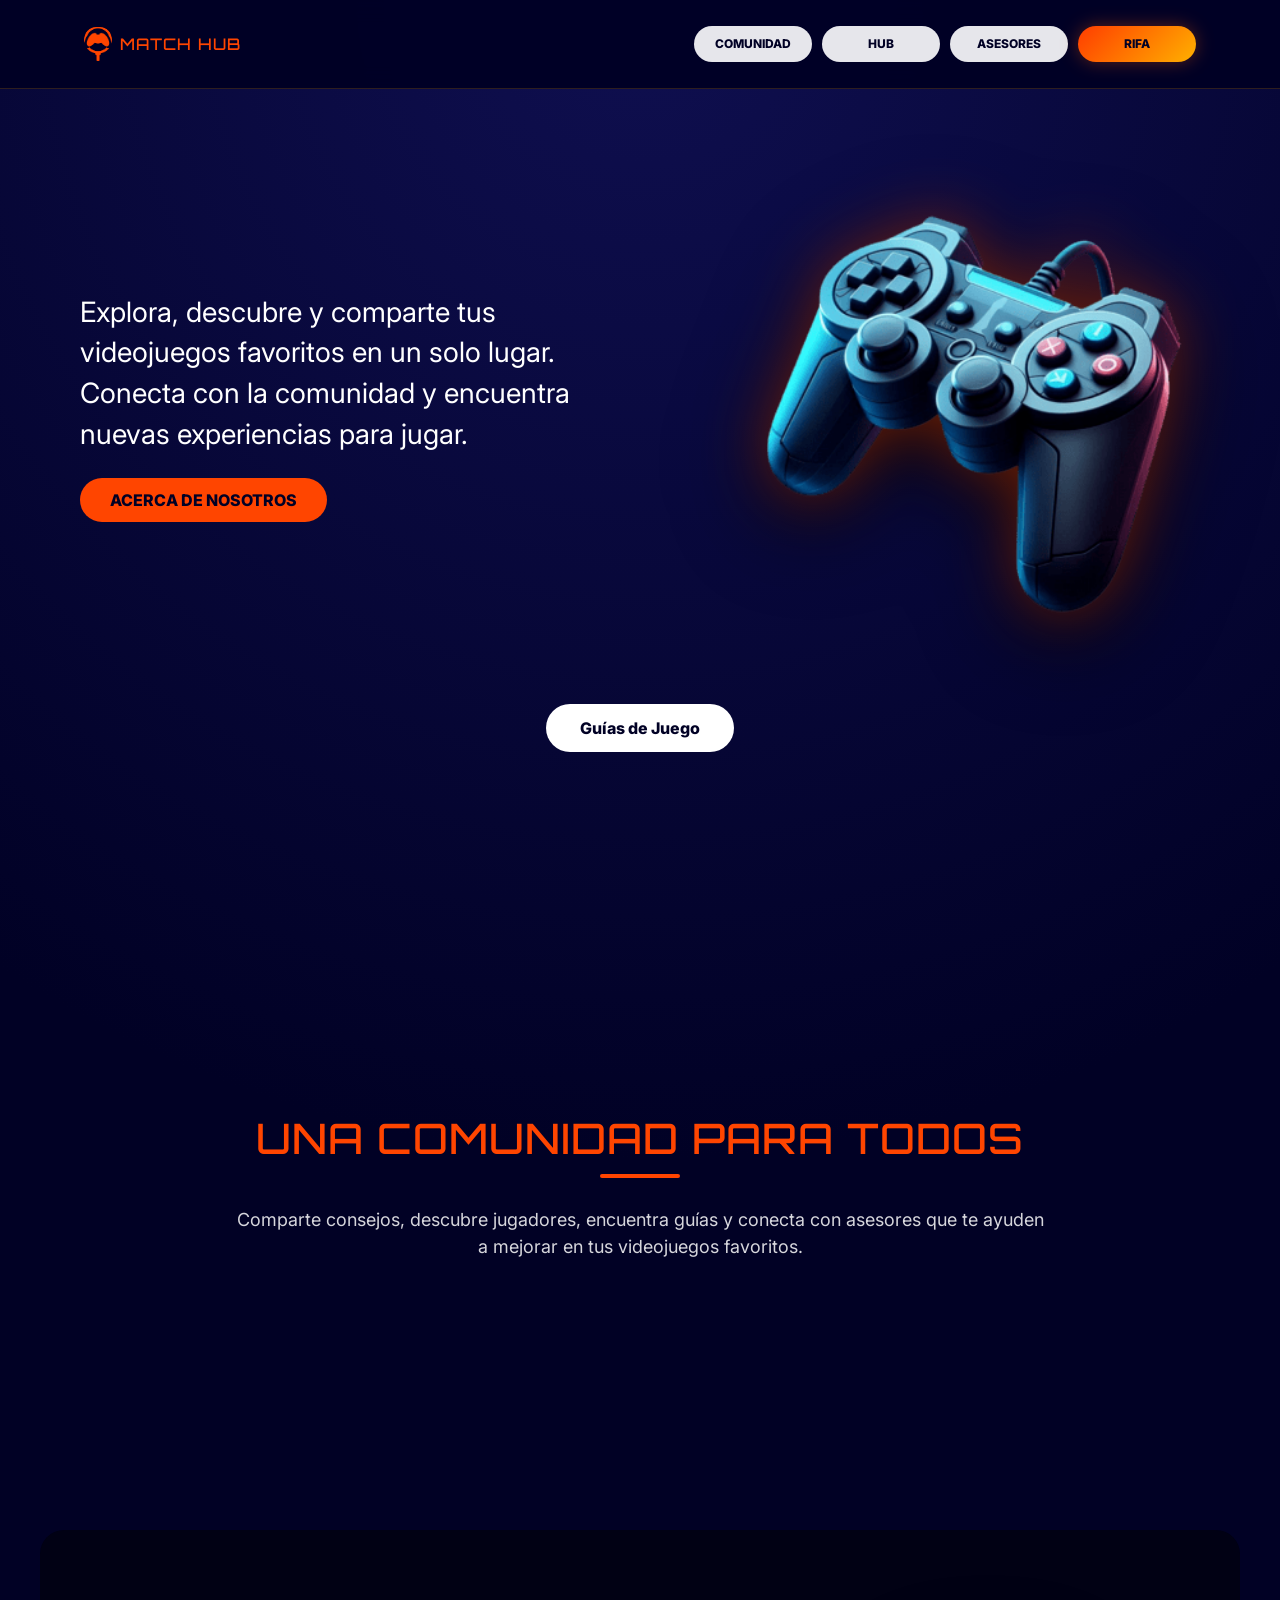
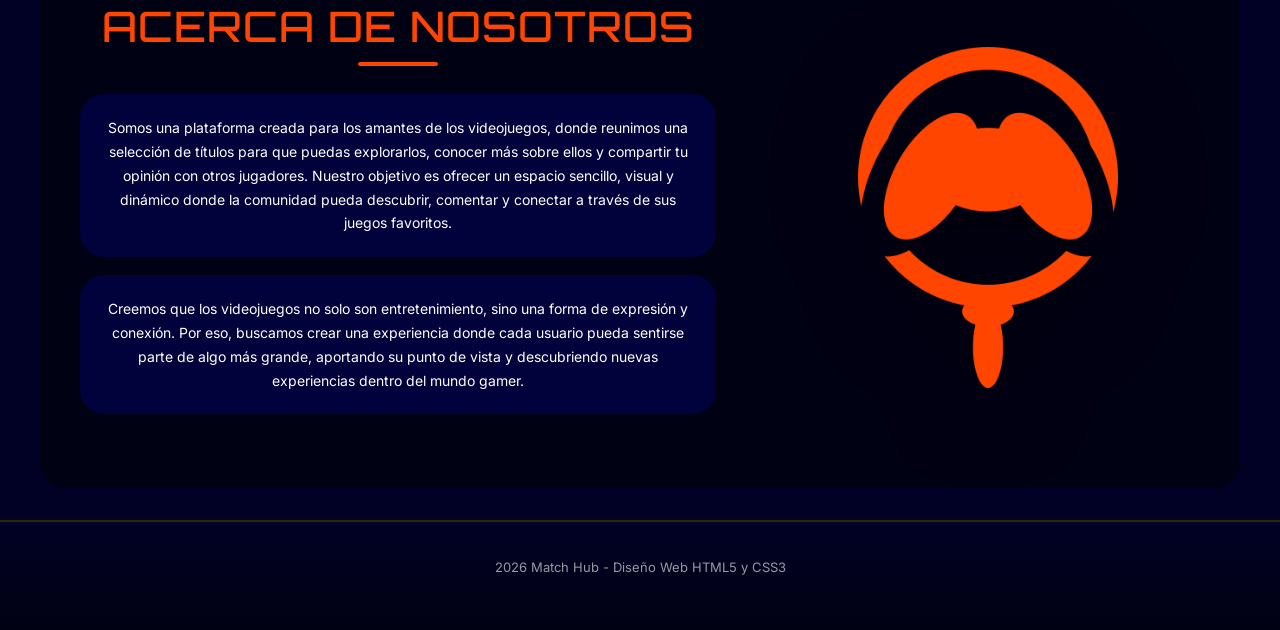
<file: index.html>
<!DOCTYPE html>
<html lang="es">

<head>
    <meta charset="UTF-8">
    <meta name="viewport" content="width=device-width, initial-scale=1.0">
    <title>Match Hub | Comunidad Gamer</title>
    <link href="https://cdn.jsdelivr.net/npm/bootstrap@5.3.8/dist/css/bootstrap.min.css" rel="stylesheet"
        integrity="sha384-sRIl4kxILFvY47J16cr9ZwB07vP4J8+LH7qKQnuqkuIAvNWLzeN8tE5YBujZqJLB" crossorigin="anonymous">
    <link
        href="https://fonts.googleapis.com/css2?family=Inter:wght@400;500;700;800&family=Orbitron:wght@500;700&display=swap"
        rel="stylesheet">
    <link rel="stylesheet" href="style.css">
    <link href="imagenes/favicon.png" rel="icon">
</head>

<body>

    <nav class="navbar navbar-expand-lg navbar-dark match-navbar fixed-top">
        <div class="container">
            <a class="navbar-brand logo" href="index.html">
                <img src="imagenes/matchhub.png" alt="Match Hub" class="logo-icon">
                MATCH HUB
            </a>
            <button class="navbar-toggler shadow-none" type="button" data-bs-toggle="collapse"
                data-bs-target="#menuPrincipal" aria-controls="menuPrincipal" aria-expanded="false"
                aria-label="Abrir menú">
                <span class="navbar-toggler-icon"></span>
            </button>
            <div class="collapse navbar-collapse" id="menuPrincipal">
                <div class="navbar-nav ms-auto nav-links">
                    <a class="nav-link" href="comunidad.html">COMUNIDAD</a>
                    <a class="nav-link" href="hub.html">HUB</a>
                    <a class="nav-link" href="asesores.html">ASESORES</a>
                    <a class="nav-link" href="rifa.html">RIFA</a>
                </div>
            </div>
        </div>
    </nav>

    <section id="inicio" class="inicio">
        <div class="hero">
            <div class="hero-content">
                <p class="hero-text">Explora, descubre y comparte tus videojuegos favoritos en un solo lugar. Conecta
                    con la comunidad y encuentra nuevas experiencias para jugar.</p>
                <a href="#acerca" class="btn-acerca">ACERCA DE NOSOTROS</a>
            </div>
            <div class="hero-image">
                <img src="imagenes/home.png" alt="control">
            </div>
        </div>
        <div class="guias-btn-wrapper">
            <a href="guias.html" class="btn-guias">Guías de Juego</a>
        </div>
    </section>

    <section class="parallax-gamer" id="experiencia">
        <div class="parallax-content">
            <h2>UNA COMUNIDAD PARA TODOS</h2>
            <p>Comparte consejos, descubre jugadores, encuentra guías y conecta con asesores que te ayuden a mejorar en
                tus videojuegos favoritos.</p>
        </div>
    </section>

    <section id="acerca" class="acerca">
        <div class="acerca-container">
            <div class="acerca-texto">
                <h2>ACERCA DE NOSOTROS</h2>
                <p class="acerca-box">
                    Somos una plataforma creada para los amantes de los videojuegos, donde reunimos una selección de
                    títulos para que puedas explorarlos, conocer más sobre ellos y compartir tu opinión con otros
                    jugadores. Nuestro objetivo es ofrecer un espacio sencillo, visual y dinámico donde la comunidad
                    pueda descubrir, comentar y conectar a través de sus juegos favoritos.
                </p>
                <p class="acerca-box">
                    Creemos que los videojuegos no solo son entretenimiento, sino una forma de expresión y conexión. Por
                    eso, buscamos crear una experiencia donde cada usuario pueda sentirse parte de algo más grande,
                    aportando su punto de vista y descubriendo nuevas experiencias dentro del mundo gamer.
                </p>
            </div>
            <div class="acerca-imagen">
                <img src="imagenes/matchhub.png" alt="Match Hub Logo">
            </div>
        </div>
    </section>

    <footer>
        <p>2026 Match Hub - Diseño Web HTML5 y CSS3</p>
    </footer>

    <script src="https://cdn.jsdelivr.net/npm/bootstrap@5.3.8/dist/js/bootstrap.bundle.min.js"
        integrity="sha384-FKyoEForCGlyvwx9Hj09JcYn3nv7wiPVlz7YYwJrWVcXK/BmnVDxM+D2scQbITxI"
        crossorigin="anonymous"></script>
</body>

</html>
</file>
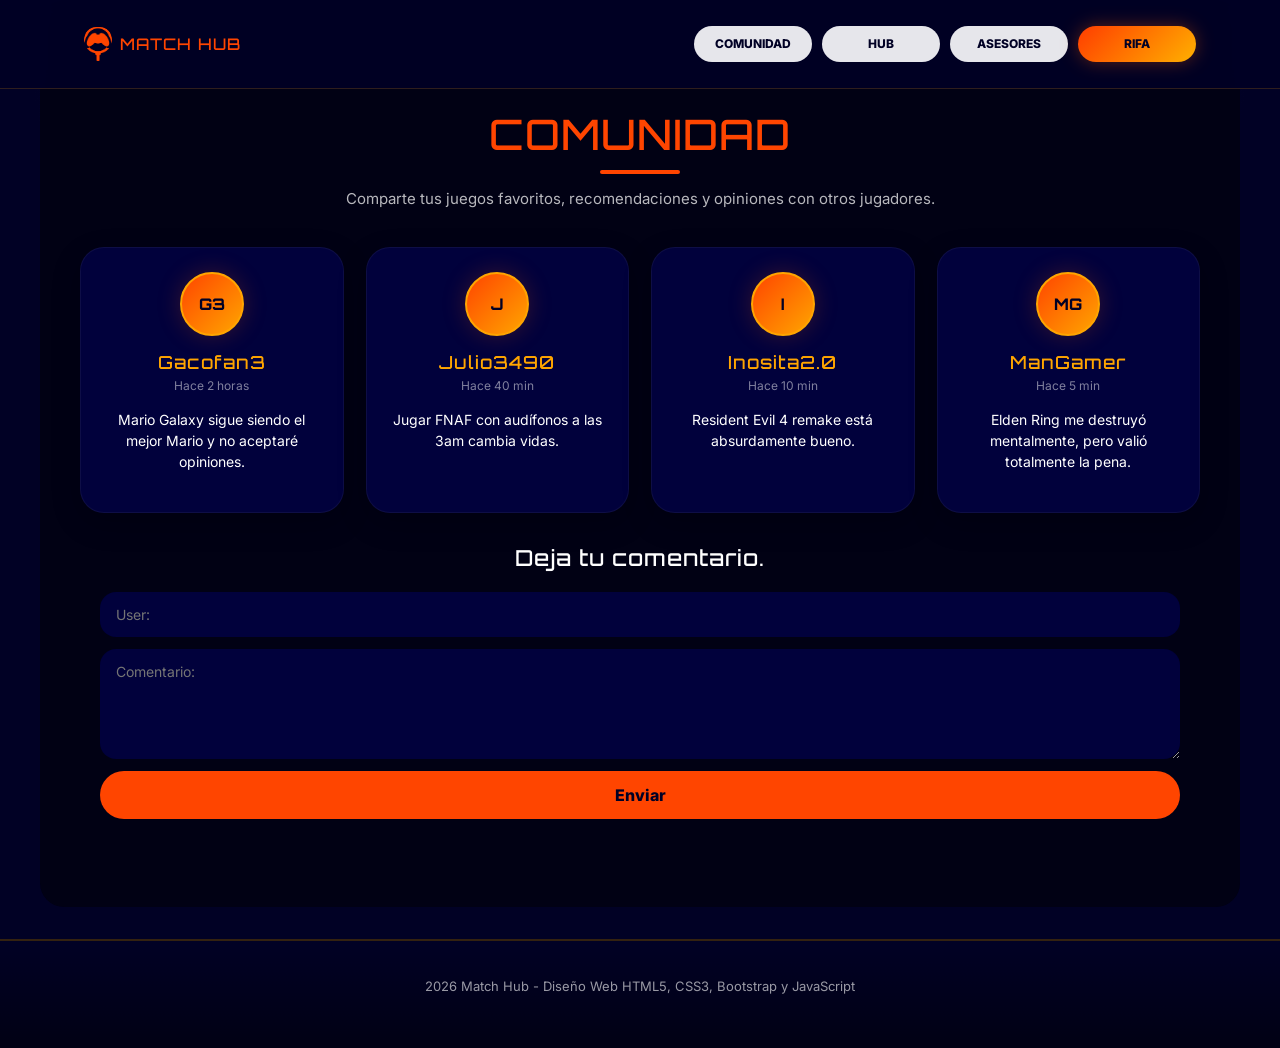
<file: comunidad.html>
<!DOCTYPE html>
<html lang="es">

<head>
    <meta charset="UTF-8">
    <meta name="viewport" content="width=device-width, initial-scale=1.0">
    <title>Match Hub | Comunidad Gamer</title>
    <link href="https://cdn.jsdelivr.net/npm/bootstrap@5.3.8/dist/css/bootstrap.min.css" rel="stylesheet"
        integrity="sha384-sRIl4kxILFvY47J16cr9ZwB07vP4J8+LH7qKQnuqkuIAvNWLzeN8tE5YBujZqJLB" crossorigin="anonymous">
    <link
        href="https://fonts.googleapis.com/css2?family=Inter:wght@400;500;700;800&family=Orbitron:wght@500;700&display=swap"
        rel="stylesheet">
    <link rel="stylesheet" href="style.css">
    <link href="imagenes/favicon.png" rel="icon">
</head>

<body>

    <nav class="navbar navbar-expand-lg navbar-dark match-navbar fixed-top">
        <div class="container">
            <a class="navbar-brand logo" href="index.html">
                <img src="imagenes/matchhub.png" alt="Match Hub" class="logo-icon">
                MATCH HUB
            </a>
            <button class="navbar-toggler shadow-none" type="button" data-bs-toggle="collapse"
                data-bs-target="#menuPrincipal" aria-controls="menuPrincipal" aria-expanded="false"
                aria-label="Abrir menú">
                <span class="navbar-toggler-icon"></span>
            </button>
            <div class="collapse navbar-collapse" id="menuPrincipal">
                <div class="navbar-nav ms-auto nav-links">
                    <a class="nav-link" href="comunidad.html">COMUNIDAD</a>
                    <a class="nav-link" href="hub.html">HUB</a>
                    <a class="nav-link" href="asesores.html">ASESORES</a>
                    <a class="nav-link" href="rifa.html">RIFA</a>
                </div>
            </div>
        </div>
    </nav>

    <section id="comunidad" class="comunidad pagina-seccion">
        <div class="section-heading">
            <h2>COMUNIDAD</h2>
            <p class="comunidad-desc">Comparte tus juegos favoritos, recomendaciones y opiniones con otros jugadores.
            </p>
        </div>

        <div class="cards-comunidad" id="cardsComunidad">
            <div class="card comunidad-card">
                <div class="avatar avatar-iniciales">G3</div>
                <h3><a href="hub.html">Gacofan3</a></h3>
                <span class="post-time">Hace 2 horas</span>
                <p>Mario Galaxy sigue siendo el mejor Mario y no aceptaré opiniones.</p>
            </div>
            <div class="card comunidad-card">
                <div class="avatar avatar-iniciales">J</div>
                <h3><a href="hub.html">Julio3490</a></h3>
                <span class="post-time">Hace 40 min</span>
                <p>Jugar FNAF con audífonos a las 3am cambia vidas.</p>
            </div>
            <div class="card comunidad-card">
                <div class="avatar avatar-iniciales">I</div>
                <h3><a href="hub.html">Inosita2.0</a></h3>
                <span class="post-time">Hace 10 min</span>
                <p>Resident Evil 4 remake está absurdamente bueno.</p>
            </div>
            <div class="card comunidad-card">
                <div class="avatar avatar-iniciales">MG</div>
                <h3><a href="hub.html">ManGamer</a></h3>
                <span class="post-time">Hace 5 min</span>
                <p>Elden Ring me destruyó mentalmente, pero valió totalmente la pena.</p>
            </div>
        </div>

        <div class="form-comentario">
            <h3>Deja tu comentario.</h3>
            <form id="comentarioForm">
                <input type="text" id="usuarioComentario" placeholder="User:">
                <textarea id="textoComentario" placeholder="Comentario:"></textarea>
                <button type="submit">Enviar</button>
            </form>
        </div>
    </section>

    <footer>
        <p>2026 Match Hub - Diseño Web HTML5, CSS3, Bootstrap y JavaScript</p>
    </footer>

    <script src="https://cdn.jsdelivr.net/npm/bootstrap@5.3.8/dist/js/bootstrap.bundle.min.js"
        integrity="sha384-FKyoEForCGlyvwx9Hj09JcYn3nv7wiPVlz7YYwJrWVcXK/BmnVDxM+D2scQbITxI"
        crossorigin="anonymous"></script>
    <script src="script.js"></script>
</body>

</html>
</file>
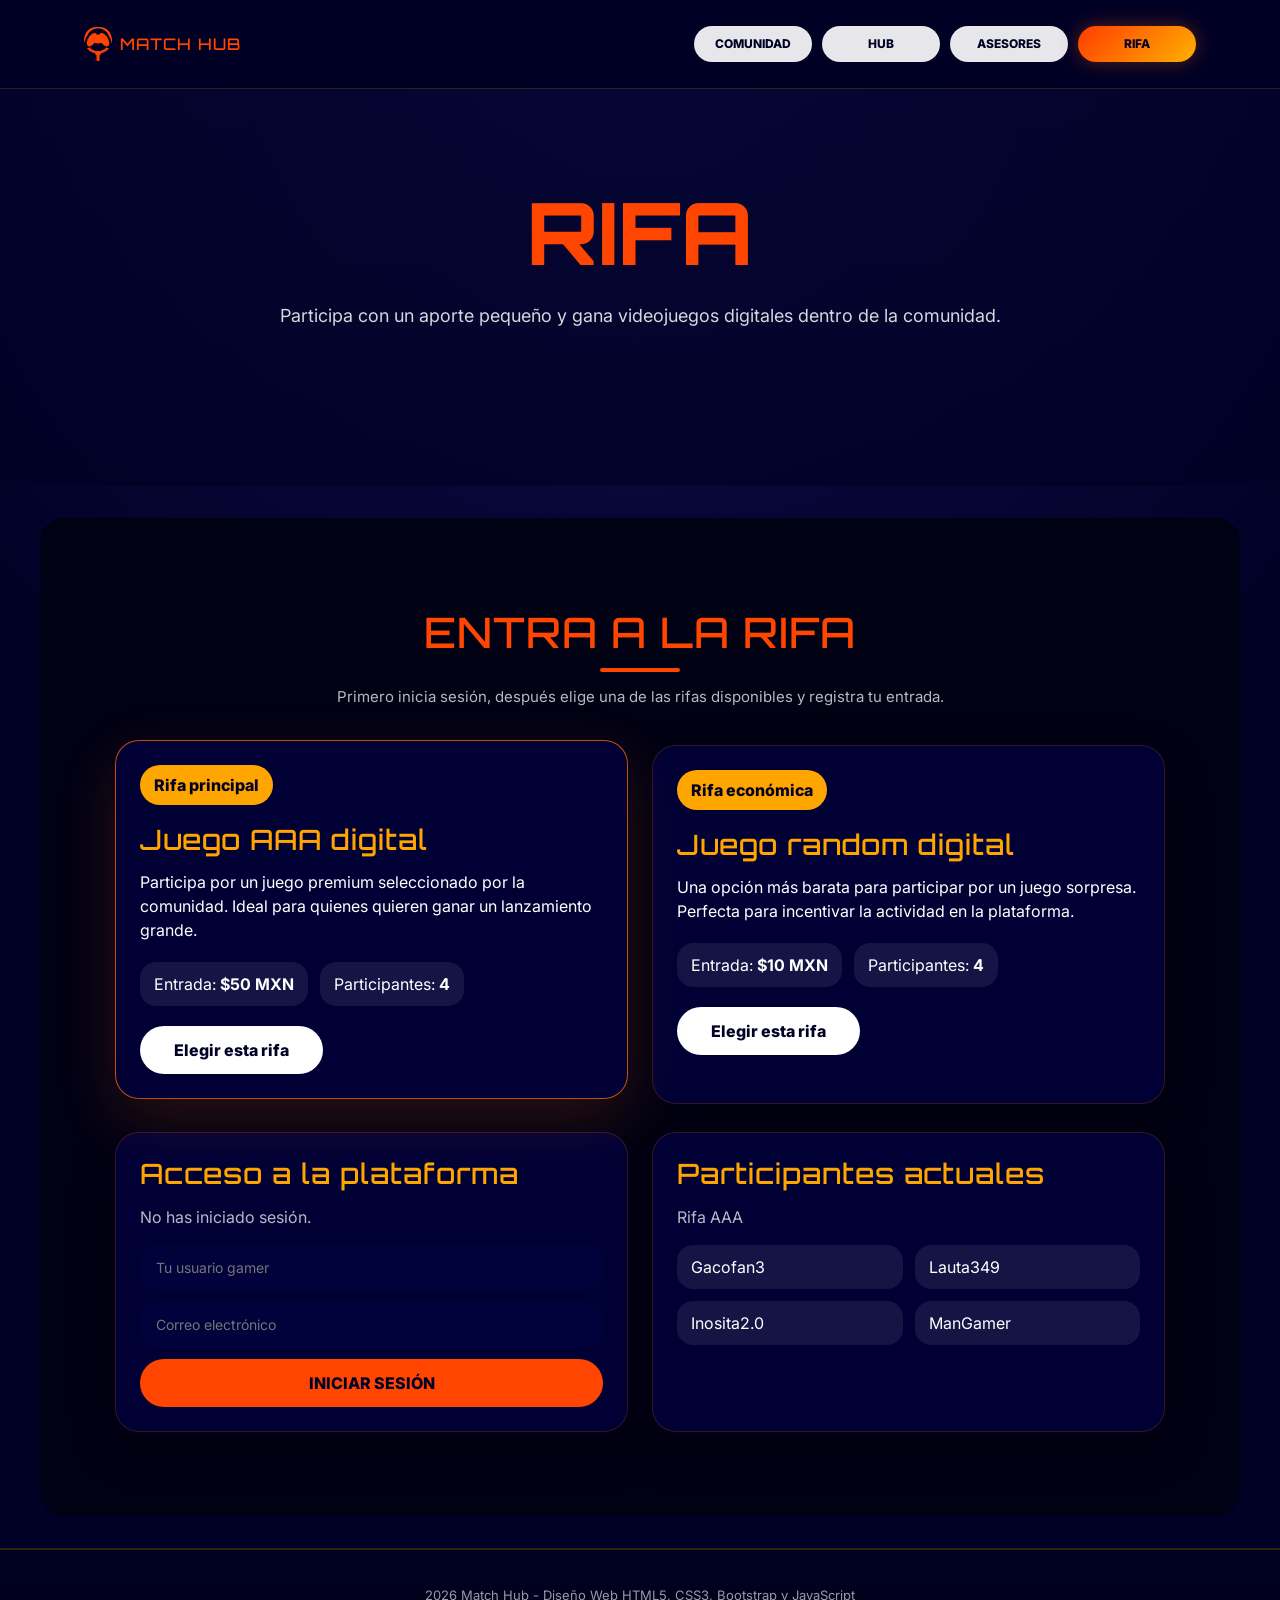
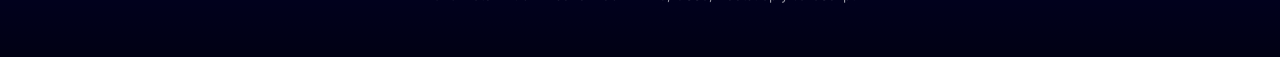
<file: rifa.html>
<!DOCTYPE html>
<html lang="es">

<head>
    <meta charset="UTF-8">
    <meta name="viewport" content="width=device-width, initial-scale=1.0">
    <title>Match Hub | Rifa</title>
    <link href="https://cdn.jsdelivr.net/npm/bootstrap@5.3.8/dist/css/bootstrap.min.css" rel="stylesheet"
        integrity="sha384-sRIl4kxILFvY47J16cr9ZwB07vP4J8+LH7qKQnuqkuIAvNWLzeN8tE5YBujZqJLB" crossorigin="anonymous">
    <link
        href="https://fonts.googleapis.com/css2?family=Inter:wght@400;500;700;800&family=Orbitron:wght@500;700&display=swap"
        rel="stylesheet">
    <link rel="stylesheet" href="style.css">
    <link href="imagenes/favicon.png" rel="icon">

</head>

<body>

    <nav class="navbar navbar-expand-lg navbar-dark match-navbar fixed-top">
        <div class="container">
            <a class="navbar-brand logo" href="index.html">
                <img src="imagenes/matchhub.png" alt="Match Hub" class="logo-icon">
                MATCH HUB
            </a>
            <button class="navbar-toggler shadow-none" type="button" data-bs-toggle="collapse"
                data-bs-target="#menuPrincipal" aria-controls="menuPrincipal" aria-expanded="false"
                aria-label="Abrir menú">
                <span class="navbar-toggler-icon"></span>
            </button>
            <div class="collapse navbar-collapse" id="menuPrincipal">
                <div class="navbar-nav ms-auto nav-links">
                    <a class="nav-link" href="comunidad.html">COMUNIDAD</a>
                    <a class="nav-link" href="hub.html">HUB</a>
                    <a class="nav-link" href="asesores.html">ASESORES</a>
                    <a class="nav-link" href="rifa.html">RIFA</a>
                </div>
            </div>
        </div>
    </nav>

    <section class="rifa-hero-parallax">
        <div class="rifa-hero-content">
            <h1>RIFA</h1>
            <p>Participa con un aporte pequeño y gana videojuegos digitales dentro de la comunidad.</p>
        </div>
    </section>

    <section class="rifa pagina-seccion" id="rifa">
        <div class="section-heading">
            <h2>ENTRA A LA RIFA</h2>
            <p>Primero inicia sesión, después elige una de las rifas disponibles y registra tu entrada.</p>
        </div>

        <div class="rifa-opciones" id="rifaOpciones">
            <article class="rifa-premio rifa-opcion is-selected" data-rifa="aaa" data-precio="50"
                data-premio="Juego AAA digital">
                <span class="rifa-tag">Rifa principal</span>
                <h3>Juego AAA digital</h3>
                <p>Participa por un juego premium seleccionado por la comunidad. Ideal para quienes quieren ganar un
                    lanzamiento grande.</p>
                <div class="rifa-meta">
                    <span>Entrada: <strong>$50 MXN</strong></span>
                    <span>Participantes: <strong id="participantesCountAaa">4</strong></span>
                </div>
                <button type="button" class="btn-match-light seleccionar-rifa" data-rifa="aaa">Elegir esta rifa</button>
            </article>

            <article class="rifa-premio rifa-opcion" data-rifa="random" data-precio="10"
                data-premio="Juego random digital">
                <span class="rifa-tag">Rifa económica</span>
                <h3>Juego random digital</h3>
                <p>Una opción más barata para participar por un juego sorpresa. Perfecta para incentivar la actividad en
                    la plataforma.</p>
                <div class="rifa-meta">
                    <span>Entrada: <strong>$10 MXN</strong></span>
                    <span>Participantes: <strong id="participantesCountRandom">4</strong></span>
                </div>
                <button type="button" class="btn-match-light seleccionar-rifa" data-rifa="random">Elegir esta
                    rifa</button>
            </article>
        </div>

        <div class="rifa-layout">
            <article class="rifa-panel">
                <h3>Acceso a la plataforma</h3>
                <p id="estadoSesion" class="estado-sesion">No has iniciado sesión.</p>

                <form id="loginForm" class="login-form-rifa">
                    <input type="text" id="loginUsuario" placeholder="Tu usuario gamer">
                    <input type="email" id="loginCorreo" placeholder="Correo electrónico">
                    <button type="submit">INICIAR SESIÓN</button>
                </form>

                <form id="pagoForm" class="pago-form-rifa oculto">
                    <p class="rifa-seleccion-texto" id="rifaSeleccionTexto">Rifa seleccionada: Juego AAA digital — $50
                        MXN</p>
                    <input type="text" id="nombreTarjeta" placeholder="Nombre en la tarjeta">
                    <input type="text" id="numeroTarjeta" maxlength="19" placeholder="0000 0000 0000 0000">
                    <div class="pago-grid">
                        <input type="text" id="fechaTarjeta" maxlength="5" placeholder="MM/AA">
                        <input type="password" id="cvvTarjeta" maxlength="3" placeholder="CVV">
                    </div>
                    <button type="submit" id="pagarRifaBtn">PAGAR $50 Y PARTICIPAR</button>
                </form>

                <div class="rifa-resultado oculto" id="rifaResultado">
                    <h3>Ya estás participando</h3>
                    <p id="rifaResultadoTexto">Tu entrada fue registrada correctamente.</p>
                </div>
            </article>

            <article class="participantes-box">
                <h3>Participantes actuales</h3>
                <p id="participantesTitulo">Rifa AAA</p>
                <ul id="listaParticipantes">
                    <li>Gacofan3</li>
                    <li>Lauta349</lsi>
                    <li>Inosita2.0</li>
                    <li>ManGamer</li>
                </ul>
            </article>
        </div>
    </section>

    <div class="modal fade" id="rifaModal" tabindex="-1" aria-hidden="true">
        <div class="modal-dialog modal-dialog-centered">
            <div class="modal-content match-modal">
                <div class="modal-header">
                    <h3 class="modal-title" id="rifaModalTitulo">Rifa</h3>
                    <button type="button" class="btn-close btn-close-white" data-bs-dismiss="modal"
                        aria-label="Cerrar"></button>
                </div>
                <div class="modal-body">
                    <p id="rifaModalTexto">Estado de la rifa.</p>
                </div>
            </div>
        </div>
    </div>

    <footer>
        <p>2026 Match Hub - Diseño Web HTML5, CSS3, Bootstrap y JavaScript</p>
    </footer>

    <script src="https://cdn.jsdelivr.net/npm/bootstrap@5.3.8/dist/js/bootstrap.bundle.min.js"
        integrity="sha384-FKyoEForCGlyvwx9Hj09JcYn3nv7wiPVlz7YYwJrWVcXK/BmnVDxM+D2scQbITxI"
        crossorigin="anonymous"></script>
    <script src="script.js"></script>
</body>

</html>
</file>
<file: style.css>
* {
    margin: 0;
    padding: 0;
    box-sizing: border-box;
}

html {
    scroll-behavior: smooth;
    min-height: 100%;
}

body {
    min-height: 100vh;
    background: radial-gradient(circle at top, rgb(15, 15, 80), rgb(1, 1, 37) 50%);
    font-family: 'Inter', Arial, sans-serif;
    color: white;
    line-height: 1.5;
    overflow-x: hidden;
    display: flex;
    flex-direction: column;
}

::selection {
    background: orangered;
    color: white;
}

.logo,
h1,
h2,
h3 {
    font-family: 'Orbitron', sans-serif;
    letter-spacing: 1px;
}

img {
    max-width: 100%;
    display: block;
}

a {
    text-decoration: none;
}

section {
    width: min(100% - 32px, 1200px);
    margin: 0 auto 32px;
    padding: 96px 16px 40px;
    scroll-margin-top: 100px;
}

.match-navbar {
    background: rgba(1, 1, 37, 0.96);
    backdrop-filter: blur(10px);
    border-bottom: 1px solid rgba(255, 165, 0, 0.18);
    padding: 12px 16px;
    z-index: 1000;
}

.match-navbar .container {
    width: 100%;
    max-width: 1200px;
}

.logo {
    display: flex;
    align-items: center;
    color: orangered;
    font-size: 16px;
    font-weight: 500;
}

.logo:hover {
    color: orange;
}

.logo-icon {
    width: 28px;
    height: 34px;
    margin-right: 8px;
    border-radius: 12px;
    object-fit: cover;
}

.navbar-toggler {
    border: 1px solid rgba(255, 165, 0, 0.35);
}

.navbar-toggler:focus {
    box-shadow: 0 0 0 3px rgba(255, 165, 0, 0.22);
}

.nav-links {
    gap: 10px;
    padding-top: 16px;
}

.nav-links .nav-link {
    min-width: 118px;
    height: 36px;
    padding: 8px 14px;
    border-radius: 999px;
    background: rgb(230, 230, 235);
    color: rgb(1, 1, 37);
    font-size: 12px;
    font-weight: 800;
    text-align: center;
    display: inline-flex;
    align-items: center;
    justify-content: center;
    transition: background 0.2s, transform 0.2s, box-shadow 0.2s;
}

.nav-links .nav-link:hover,
.nav-links .nav-link:focus {
    background: orange;
    color: black;
    transform: translateY(-2px);
    box-shadow: 0 8px 20px rgba(255, 140, 0, 0.3);
}

.nav-links .nav-link[href="rifa.html"] {
    background: linear-gradient(135deg, #ff3d00, #ffb000);
    color: rgb(1, 1, 37);
    box-shadow: 0 0 18px rgba(255, 94, 0, 0.35);
}

.nav-links .nav-link[href="rifa.html"]:hover,
.nav-links .nav-link[href="rifa.html"]:focus {
    background: linear-gradient(135deg, #ffb000, #ff3d00);
    color: black;
}

h2 {
    color: orangered;
    text-align: center;
    font-size: clamp(26px, 7vw, 42px);
    line-height: 1.15;
    margin-bottom: 28px;
    position: relative;
}

h2::after {
    content: "";
    width: 80px;
    height: 4px;
    background: orangered;
    display: block;
    margin: 12px auto 0;
    border-radius: 999px;
}

.section-heading {
    text-align: center;
    max-width: 780px;
    margin: 0 auto 36px;
}

.section-heading h2 {
    margin-bottom: 14px;
}

.section-heading p,
.comunidad-desc {
    color: rgba(255, 255, 255, 0.72);
    font-size: 15px;
    margin: 0 auto;
    max-width: 720px;
}

.juego-seccion,
.acerca,
.comunidad,
.hub,
.asesores,
.rifa {
    background: rgb(1, 1, 20);
    border-radius: 24px;
}

.btn-acerca,
.btn-guias,
.btn-match-primary,
.btn-match-light,
button {
    border: none;
    border-radius: 999px;
    font-weight: 800;
    cursor: pointer;
    transition: background 0.2s, color 0.2s, transform 0.2s, box-shadow 0.2s;
}

.btn-acerca,
.btn-match-primary,
button {
    background: orangered;
    color: rgb(1, 1, 37);
    padding: 12px 30px;
}

.btn-guias,
.btn-match-light {
    background: white;
    color: rgb(1, 1, 37);
    padding: 12px 34px;
    display: inline-block;
}

.btn-acerca:hover,
.btn-guias:hover,
.btn-match-primary:hover,
.btn-match-light:hover,
button:hover {
    background: orange;
    color: black;
    transform: translateY(-2px);
    box-shadow: 0 8px 20px rgba(255, 140, 0, 0.3);
}

.inicio {
    padding-top: 130px;
    padding-bottom: 48px;
    min-height: 100vh;
}

.hero {
    display: flex;
    flex-direction: column;
    align-items: center;
    gap: 42px;
    text-align: center;
}

.hero-content {
    max-width: 560px;
}

.hero-text {
    font-size: clamp(18px, 5vw, 24px);
    line-height: 1.45;
    margin-bottom: 34px;
}

.hero-image img {
    width: min(260px, 76vw);
    filter: drop-shadow(0 0 30px rgba(255, 69, 0, 0.4)) drop-shadow(0 20px 40px rgba(0, 0, 0, 0.9));
    animation: balanceo 3s ease-in-out infinite;
}

.guias-btn-wrapper {
    text-align: center;
    margin-top: 42px;
}

@keyframes balanceo {
    0% { transform: rotate(-6deg); }
    50% { transform: rotate(6deg); }
    100% { transform: rotate(-6deg); }
}

.parallax-gamer,
.rifa-hero-parallax {
    width: 100%;
    max-width: none;
    min-height: 54vh;
    margin: 0 0 32px;
    padding: 110px 24px 70px;
    display: flex;
    align-items: center;
    justify-content: center;
    text-align: center;
    background-size: cover;
    background-position: center;
    background-attachment: scroll;
}

.parallax-gamer {
    background-image: linear-gradient(rgba(1, 1, 37, 0.52), rgba(1, 1, 20, 0.82)), url("https://images.unsplash.com/photo-1542751371-adc38448a05e?auto=format&fit=crop&w=1800&q=80");
}

.rifa-hero-parallax {
    background-image: linear-gradient(rgba(1, 1, 37, 0.58), rgba(1, 1, 37, 0.88)), url("https://images.unsplash.com/photo-1542751371-adc38448a05e?auto=format&fit=crop&w=1800&q=80");
}

.parallax-content,
.rifa-hero-content {
    max-width: 820px;
}

.parallax-content p,
.rifa-hero-content p {
    color: rgba(255, 255, 255, 0.84);
    font-size: clamp(16px, 4vw, 18px);
}

.rifa-hero-content h1 {
    font-size: clamp(42px, 12vw, 86px);
    color: orangered;
    font-weight: 800;
    margin-bottom: 18px;
}

.acerca {
    padding-top: 72px;
}

.acerca-container {
    display: flex;
    flex-direction: column;
    gap: 28px;
}

.acerca-box {
    background: rgb(1, 1, 60);
    padding: 22px;
    border-radius: 24px;
    margin-bottom: 18px;
    font-size: 14px;
    line-height: 1.7;
    text-align: center;
}

.acerca-imagen img {
    width: min(260px, 70vw);
    margin: 0 auto;
    border-radius: 16px;
    filter: drop-shadow(0 20px 40px rgba(0, 0, 0, 0.5));
}

#fortnite {
    margin-top: 96px;
}

.guias-heading-interno {
    margin-bottom: 36px;
}

.juego-seccion h2 {
    margin-bottom: 22px;
}

.section-content {
    display: flex;
    flex-direction: column;
    width: 100%;
}

.juego-header-img {
    padding: 0 8px;
    margin-bottom: 24px;
}

.juego-header-img img {
    width: 100%;
    border-radius: 16px;
    object-fit: cover;
    max-height: 220px;
}

.consejos-container {
    display: flex;
    flex-direction: column;
    gap: 18px;
    padding: 0 8px 24px;
}

.consejos-col {
    background: rgb(1, 1, 60);
    padding: 22px;
    border-radius: 24px;
    text-align: center;
    transition: transform 0.3s ease, background 0.3s ease, box-shadow 0.3s ease;
}

.consejos-col:hover {
    transform: translateY(-6px);
    background: rgb(10, 10, 90);
    box-shadow: 0 12px 30px rgba(0, 0, 0, 0.32);
}

.consejos-col h3 {
    color: orange;
    font-size: clamp(18px, 5vw, 22px);
    margin-bottom: 16px;
}

.consejos-col ul {
    list-style: none;
    display: inline-block;
    text-align: left;
    margin: 0;
    padding: 0;
}

.consejos-col li {
    margin-bottom: 12px;
    font-size: 14px;
    line-height: 1.45;
    padding-left: 20px;
    position: relative;
}

.consejos-col li::before {
    content: "•";
    color: orange;
    position: absolute;
    left: 0;
}

.tips-comunidad li {
    font-style: italic;
}

.form-section {
    display: flex;
    flex-direction: column;
    gap: 24px;
    padding: 24px 8px 32px;
    border-top: 1px solid orange;
}

.form-consejo {
    width: 100%;
    text-align: center;
}

.form-consejo h3,
.form-comentario h3 {
    font-size: clamp(18px, 5vw, 22px);
    margin-bottom: 20px;
}

.form-image {
    text-align: center;
}

.form-image img {
    width: min(180px, 70vw);
    margin: 0 auto;
    border-radius: 16px;
    object-fit: cover;
}

.form-image-desktop {
    display: none;
}

form {
    display: flex;
    flex-direction: column;
    width: 100%;
    max-width: 500px;
    margin: 0 auto;
}

input,
textarea {
    width: 100%;
    padding: 12px 16px;
    border-radius: 16px;
    border: none;
    background: rgb(1, 1, 60);
    color: white;
    font-size: 14px;
    font-family: inherit;
    outline: none;
    margin-bottom: 12px;
}

textarea {
    min-height: 110px;
    resize: vertical;
}

input:focus,
textarea:focus {
    outline: 2px solid orange;
    background: rgb(10, 10, 90);
}

.cards-comunidad {
    display: flex;
    flex-direction: column;
    gap: 18px;
    margin-bottom: 32px;
}

.card,
.community-card,
.comunidad-card {
    background: rgb(1, 1, 60);
    padding: 24px;
    border-radius: 24px;
    width: 100%;
    min-height: 180px;
    text-align: center;
    border: 1px solid rgba(255,255,255,0.05);
    box-shadow: 0 10px 30px rgba(0,0,0,0.2);
    display: flex;
    flex-direction: column;
    align-items: center;
    justify-content: flex-start;
}

.card:hover,
.community-card:hover,
.comunidad-card:hover {
    transform: translateY(-6px);
    background: rgb(10, 10, 90);
    box-shadow: 0 14px 40px rgba(0,0,0,0.35);
}

.avatar {
    width: 64px;
    height: 64px;
    border-radius: 999px;
    object-fit: cover;
    margin-bottom: 16px;
    border: 2px solid orange;
}

.avatar-iniciales {
    display: flex;
    align-items: center;
    justify-content: center;
    background: linear-gradient(135deg, orangered, orange);
    color: rgb(1, 1, 37);
    font-weight: 800;
    font-family: 'Orbitron', sans-serif;
    box-shadow: 0 0 24px rgba(255, 94, 0, 0.22);
}

.card h3,
.community-card h3,
.comunidad-card h3 {
    font-size: 18px;
    margin-bottom: 4px;
    color: orange;
}

.card h3 a,
.community-card h3 a,
.comunidad-card h3 a {
    color: orange;
}

.card h3 a:hover,
.community-card h3 a:hover,
.comunidad-card h3 a:hover {
    color: orangered;
}

.post-time {
    font-size: 12px;
    color: rgba(255,255,255,0.5);
    margin-bottom: 14px;
    display: block;
}

.card p,
.community-card p,
.comunidad-card p {
    font-size: 14px;
    color: white;
    line-height: 1.5;
}

.form-comentario {
    width: 100%;
    padding: 0 8px 32px;
    display: flex;
    flex-direction: column;
    align-items: center;
}

.form-comentario form {
    max-width: none;
}

.nueva-card {
    animation: aparecerCard 0.5s ease;
}

@keyframes aparecerCard {
    from { opacity: 0; transform: translateY(20px); }
    to { opacity: 1; transform: translateY(0); }
}

input[name="jugador"] {
    display: none;
}

.hub-page {
    min-height: calc(100vh - 86px);
    padding-top: 120px;
    padding-bottom: 80px;
}

.hub-page .section-heading {
    margin-bottom: 36px;
}

.hub-slide {
    display: none;
    width: 100%;
    animation: hubFadeIn 0.4s ease;
}

#j1:checked ~ #hub-slide1,
#j2:checked ~ #hub-slide2,
#j3:checked ~ #hub-slide3,
#j4:checked ~ #hub-slide4 {
    display: flex;
    flex-direction: column;
}

@keyframes hubFadeIn {
    from { opacity: 0; transform: translateY(12px); }
    to { opacity: 1; transform: translateY(0); }
}

.perfil-container {
    display: flex;
    flex-direction: column;
    gap: 22px;
    width: 100%;
}

.perfil,
.favoritos-hub {
    width: 100%;
    height: 330px;
    min-height: 330px;
    perspective: 1000px;
}

.perfil-inner,
.favoritos-inner {
    position: relative;
    width: 100%;
    height: 100%;
    min-height: 330px;
    transition: transform 0.8s cubic-bezier(0.4, 0.2, 0.2, 1);
    transform-style: preserve-3d;
}

.perfil:hover .perfil-inner,
.favoritos-hub:hover .favoritos-inner {
    transform: rotateY(180deg);
}

.perfil-frente,
.perfil-reverso,
.favoritos-frente,
.favoritos-reverso {
    position: absolute;
    inset: 0;
    backface-visibility: hidden;
    -webkit-backface-visibility: hidden;
    background: rgb(1, 1, 60);
    border-radius: 24px;
    padding: 24px;
    box-shadow: 0 10px 30px rgba(0,0,0,0.4);
    display: flex;
    flex-direction: column;
    align-items: center;
    justify-content: center;
}

.perfil-frente img,
.favoritos-frente img {
    width: 150px;
    height: 150px;
    border-radius: 16px;
    object-fit: cover;
    margin-bottom: 18px;
}

.perfil-frente img {
    object-fit: contain;
    background: rgb(1, 1, 60);
}

.perfil-frente h3,
.favoritos-frente h3 {
    color: orange;
    font-size: clamp(24px, 8vw, 34px);
    text-align: center;
    line-height: 1.1;
    overflow-wrap: anywhere;
}

.perfil-reverso,
.favoritos-reverso {
    transform: rotateY(180deg);
}

.perfil-reverso {
    gap: 10px;
    text-align: center;
}

.perfil-reverso h3 {
    color: orange;
    font-size: 22px;
}

.perfil-reverso p,
.perfil-reverso li {
    font-size: 14px;
    color: rgb(210, 210, 220);
    font-weight: 700;
}

.perfil-reverso ul {
    list-style: none;
    width: 100%;
    margin: 8px 0 0;
    padding: 10px 0 0;
    border-top: 1px solid rgba(255, 165, 0, 0.3);
    display: grid;
    grid-template-columns: repeat(2, 1fr);
    gap: 6px 12px;
}

.favoritos-grid {
    display: grid;
    grid-template-columns: repeat(3, 1fr);
    gap: 8px;
    width: 90%;
    max-width: 360px;
}

.favoritos-grid img {
    width: 100%;
    aspect-ratio: 1;
    object-fit: cover;
    border-radius: 12px;
    background: black;
    transition: transform 0.2s;
}

.favoritos-grid img:hover {
    transform: scale(1.05);
}

.hub-controls {
    display: flex;
    justify-content: center;
    gap: 24px;
    margin-top: 26px;
}

.hub-prev,
.hub-next {
    width: 48px;
    height: 48px;
    border-radius: 999px;
    border: 2px solid rgba(255,255,255,0.75);
    background: rgba(1, 1, 37, 0.72);
    color: white;
    display: flex;
    align-items: center;
    justify-content: center;
    font-size: 38px;
    font-family: Arial, sans-serif;
    line-height: 1;
    cursor: pointer;
    user-select: none;
    transition: background 0.2s, transform 0.2s;
}

.hub-prev:hover,
.hub-next:hover {
    background: orangered;
    transform: scale(1.08);
}

.asesores {
    width: 100%;
    max-width: none;
    border-radius: 0;
    min-height: calc(100vh - 86px);
    padding-top: 120px;
    padding-bottom: 70px;
    overflow: hidden;
}

.advisor-stage {
    position: relative;
    min-height: 540px;
    width: 100%;
    margin: 0 auto;
    display: flex;
    align-items: center;
    justify-content: center;
    perspective: 1600px;
    overflow: hidden;
}

.advisor-3d-card {
    position: absolute;
    left: 50%;
    top: 50%;
    width: min(300px, 84vw);
    min-height: 456px;
    padding: 16px;
    border-radius: 28px;
    background: rgb(1, 1, 42);
    border: 1px solid rgba(255, 255, 255, 0.18);
    box-shadow: 0 24px 70px rgba(0, 0, 0, 0.55);
    text-align: center;
    opacity: 0;
    pointer-events: none;
    transform: translate(-50%, -50%) scale(0.55);
    transition: transform 0.55s ease, opacity 0.55s ease, filter 0.55s ease, border-color 0.55s ease;
    cursor: pointer;
}

.advisor-3d-card.is-active {
    transform: translate(-50%, -50%) scale(1);
    opacity: 1;
    z-index: 5;
    filter: blur(0) saturate(1) brightness(1);
    pointer-events: auto;
    border-color: rgba(255, 69, 0, 0.9);
    box-shadow: 0 0 0 1px rgba(255, 69, 0, 0.35), 0 28px 80px rgba(0, 0, 0, 0.55);
}

.advisor-3d-card.is-left {
    transform: translate(calc(-50% - 205px), -50%) scale(0.7) rotateY(34deg);
    opacity: 0.18;
    z-index: 3;
    filter: blur(5px) brightness(0.48);
    pointer-events: auto;
}

.advisor-3d-card.is-right {
    transform: translate(calc(-50% + 205px), -50%) scale(0.7) rotateY(-34deg);
    opacity: 0.18;
    z-index: 3;
    filter: blur(5px) brightness(0.48);
    pointer-events: auto;
}

.advisor-3d-card.is-far-left,
.advisor-3d-card.is-far-right {
    opacity: 0;
}

.advisor-img-wrap {
    height: 205px;
    border-radius: 20px;
    overflow: hidden;
    margin-bottom: 18px;
    background: rgba(255,255,255,0.04);
}

.advisor-img-wrap img {
    width: 100%;
    height: 100%;
    object-fit: cover;
}

.advisor-info {
    display: flex;
    flex-direction: column;
    align-items: center;
    gap: 8px;
}

.advisor-badge {
    display: inline-flex;
    align-items: center;
    justify-content: center;
    padding: 5px 13px;
    border-radius: 999px;
    background: rgba(255, 69, 0, 0.14);
    border: 1px solid rgba(255, 69, 0, 0.32);
    color: orange;
    font-size: 12px;
    font-weight: 800;
}

.advisor-info h3 {
    color: orangered;
    font-size: 26px;
    line-height: 1.1;
}

.advisor-info p {
    margin: 0;
    color: rgba(255,255,255,0.76);
}

.advisor-info strong {
    color: white;
    font-size: 20px;
}

.advisor-price {
    width: 100%;
    background: rgba(255, 165, 0, 0.16);
    border: 1px solid rgba(255, 165, 0, 0.38);
    color: white;
    border-radius: 999px;
    padding: 10px 16px;
    font-weight: 800;
    text-align: center;
    display: block;
}

.advisor-info .btn-match-primary {
    color: white;
    margin-top: 8px;
}

.advisor-arrow {
    position: absolute;
    top: 50%;
    transform: translateY(-50%);
    width: 46px;
    height: 46px;
    border-radius: 999px;
    border: 2px solid rgba(255,255,255,0.76);
    background: rgba(1, 1, 37, 0.72);
    color: white;
    font-family: Arial, sans-serif;
    font-size: 36px;
    line-height: 1;
    z-index: 30;
    display: flex;
    align-items: center;
    justify-content: center;
    box-shadow: 0 16px 34px rgba(0,0,0,0.45);
}

.advisor-prev {
    left: 6px;
}

.advisor-next {
    right: 6px;
}

.advisor-arrow:hover {
    background: orangered;
    color: white;
    transform: translateY(-50%) scale(1.08);
}

.match-modal {
    background: rgb(1, 1, 37);
    color: white;
    border: 1px solid rgba(255, 106, 0, 0.45);
    border-radius: 24px;
}

.match-modal .modal-header {
    border-bottom: 1px solid rgba(255,255,255,0.16);
}

.match-modal .modal-title {
    color: white;
    font-size: clamp(28px, 8vw, 46px);
}

.match-modal .advisor-modal-role {
    color: orange;
    font-weight: 800;
    font-size: 20px;
}

.match-modal #advisorModalDesc {
    color: rgba(255,255,255,0.88);
    font-size: 18px;
    line-height: 1.55;
}

.rifa {
    padding-top: 90px;
}

.rifa-opciones,
.rifa-layout {
    display: grid;
    grid-template-columns: 1fr;
    gap: 24px;
    max-width: 1050px;
    margin: 0 auto 28px;
}

.rifa-premio,
.rifa-panel,
.participantes-box {
    background: rgba(1, 1, 60, 0.86);
    border: 1px solid rgba(255, 106, 0, 0.2);
    border-radius: 24px;
    padding: 24px;
    box-shadow: 0 18px 45px rgba(0, 0, 0, 0.25);
}

.rifa-premio h3,
.rifa-panel h3,
.participantes-box h3 {
    color: orange;
    margin-bottom: 14px;
}

.rifa-tag {
    display: inline-block;
    color: rgb(1, 1, 37);
    background: orange;
    padding: 8px 14px;
    border-radius: 999px;
    font-weight: 800;
    margin-bottom: 18px;
}

.rifa-meta {
    display: flex;
    gap: 12px;
    flex-wrap: wrap;
    margin: 20px 0;
}

.rifa-meta span,
.participantes-box li {
    background: rgba(255,255,255,0.08);
    border-radius: 16px;
    padding: 10px 14px;
}

.rifa-opcion {
    transition: transform 0.25s ease, border-color 0.25s ease, box-shadow 0.25s ease;
}

.rifa-opcion:hover,
.rifa-opcion.is-selected {
    transform: translateY(-5px);
    border-color: rgba(255, 106, 0, 0.75);
    box-shadow: 0 20px 60px rgba(255, 106, 0, 0.16);
}

.estado-sesion,
.participantes-box p {
    color: rgba(255, 255, 255, 0.72);
}

.rifa-seleccion-texto {
    color: orange;
    font-weight: 800;
    margin-bottom: 14px;
}

.oculto {
    display: none;
}

.pago-grid {
    display: grid;
    grid-template-columns: 1fr 1fr;
    gap: 12px;
}

.rifa-resultado {
    background: rgba(255, 106, 0, 0.1);
    border: 1px solid rgba(255, 106, 0, 0.26);
    border-radius: 20px;
    padding: 20px;
    text-align: center;
}

.participantes-box ul {
    list-style: none;
    padding: 0;
    margin: 0;
    display: grid;
    grid-template-columns: 1fr;
    gap: 12px;
}

footer {
    margin-top: auto;
    text-align: center;
    padding: 36px 20px;
    background: linear-gradient(to top, rgb(1, 1, 20), rgb(1, 1, 37));
    border-top: 2px solid rgba(255, 165, 0, 0.2);
    font-size: 13px;
    color: rgba(255, 255, 255, 0.6);
}

@media (min-width: 768px) {
    section {
        width: min(100% - 64px, 1200px);
        padding: 110px 40px 56px;
    }

    .match-navbar {
        padding: 14px 28px;
    }

    .hero {
        gap: 56px;
    }

    .hero-image img {
        width: min(360px, 60vw);
    }

    .guias-btn-wrapper {
        margin-top: 64px;
    }

    .juego-header-img img {
        max-height: 280px;
    }

    .consejos-container {
        gap: 22px;
        padding-inline: 20px;
    }

    .form-section {
        padding-inline: 20px;
    }

    .cards-comunidad {
        display: grid;
        grid-template-columns: repeat(2, 1fr);
    }

    .form-comentario {
        padding-inline: 20px;
    }

    .perfil,
    .favoritos-hub,
    .perfil-inner,
    .favoritos-inner {
        height: 360px;
        min-height: 360px;
    }

    .perfil-frente,
    .favoritos-frente {
        flex-direction: row;
        gap: 24px;
    }

    .perfil-frente img,
    .favoritos-frente img {
        width: 180px;
        height: 180px;
        margin-bottom: 0;
    }

    .hub-controls {
        margin-top: 32px;
    }

    .advisor-stage {
        min-height: 590px;
    }

    .advisor-3d-card {
        width: 330px;
        min-height: 490px;
    }

    .advisor-img-wrap {
        height: 235px;
    }

    .advisor-3d-card.is-left {
        transform: translate(calc(-50% - 260px), -50%) scale(0.74) rotateY(34deg);
        opacity: 0.34;
        filter: blur(4px) brightness(0.58);
    }

    .advisor-3d-card.is-right {
        transform: translate(calc(-50% + 260px), -50%) scale(0.74) rotateY(-34deg);
        opacity: 0.34;
        filter: blur(4px) brightness(0.58);
    }

    .advisor-prev {
        left: 22px;
    }

    .advisor-next {
        right: 22px;
    }

    .rifa-opciones,
    .rifa-layout {
        grid-template-columns: repeat(2, 1fr);
    }

    .participantes-box ul {
        grid-template-columns: repeat(2, 1fr);
    }
}

@media (min-width: 992px) {
    .nav-links {
        padding-top: 0;
        align-items: center;
    }

    .match-navbar {
        padding: 22px 72px;
    }

    .inicio {
        padding-top: 120px;
    }

    .hero {
        flex-direction: row;
        justify-content: center;
        text-align: left;
        gap: clamp(70px, 10vw, 140px);
    }

    .hero-content {
        text-align: left;
        flex: 1 1 460px;
    }

    .hero-image {
        flex: 1 1 380px;
        display: flex;
        justify-content: center;
    }

    .hero-image img {
        width: 100%;
        max-width: 520px;
    }

    .parallax-gamer,
    .rifa-hero-parallax {
        background-attachment: fixed;
    }

    .acerca {
        margin-top: 80px;
    }

    .acerca-container {
        flex-direction: row;
        align-items: center;
        gap: 60px;
    }

    .acerca-texto {
        flex: 1.5;
    }

    .acerca-imagen {
        flex: 1;
    }

    .acerca-imagen img {
        max-width: 300px;
    }

    .consejos-container {
        flex-direction: row;
        gap: 32px;
        padding: 0 32px 24px;
    }

    .consejos-col {
        flex: 1;
    }

    .form-section {
        flex-direction: row;
        align-items: center;
        padding: 24px 32px 32px;
    }

    .form-consejo {
        flex: 1;
    }

    .form-image {
        flex: 1;
        text-align: right;
    }

    .form-image img {
        width: 420px;
    }

    .form-image-desktop {
        display: block;
    }

    .juego-header-img {
        display: none;
    }

    .cards-comunidad {
        grid-template-columns: repeat(4, 1fr);
    }

    .hub-slide {
        position: relative;
        padding: 0 86px;
    }

    .perfil-container {
        flex-direction: row;
        max-width: 1040px;
        margin: 0 auto;
        gap: 28px;
    }

    .perfil,
    .favoritos-hub {
        flex: 1 1 0;
        max-width: 510px;
        height: 340px;
        min-height: 340px;
    }

    .perfil-inner,
    .favoritos-inner {
        min-height: 340px;
    }

    .hub-controls {
        position: absolute;
        inset: 0;
        margin: 0;
        padding: 0;
        justify-content: space-between;
        align-items: center;
        pointer-events: none;
    }

    .hub-prev,
    .hub-next {
        pointer-events: auto;
        width: 56px;
        height: 56px;
        font-size: 44px;
    }

    .advisor-stage {
        min-height: 620px;
        overflow: visible;
    }

    .advisor-3d-card {
        width: 340px;
        min-height: 500px;
    }

    .advisor-img-wrap {
        height: 245px;
    }

    .advisor-3d-card.is-left {
        transform: translate(calc(-50% - 360px), -50%) scale(0.76) rotateY(35deg) skewY(1deg);
        opacity: 0.42;
        filter: blur(4px) saturate(0.7) brightness(0.62);
    }

    .advisor-3d-card.is-right {
        transform: translate(calc(-50% + 360px), -50%) scale(0.76) rotateY(-35deg) skewY(-1deg);
        opacity: 0.42;
        filter: blur(4px) saturate(0.7) brightness(0.62);
    }

    .advisor-3d-card.is-far-left {
        transform: translate(calc(-50% - 610px), -50%) scale(0.54) rotateY(50deg) skewY(2deg);
        opacity: 0.18;
        filter: blur(7px) saturate(0.45) brightness(0.45);
    }

    .advisor-3d-card.is-far-right {
        transform: translate(calc(-50% + 610px), -50%) scale(0.54) rotateY(-50deg) skewY(-2deg);
        opacity: 0.18;
        filter: blur(7px) saturate(0.45) brightness(0.45);
    }

    .advisor-arrow {
        width: 58px;
        height: 58px;
        font-size: 46px;
    }

    .advisor-prev {
        left: 32px;
    }

    .advisor-next {
        right: 32px;
    }
}

@media (min-width: 1200px) {
    .hero-text {
        font-size: 28px;
    }

    .cards-comunidad {
        gap: 22px;
    }
}

@media (min-width: 992px) {
    .inicio {
        min-height: 100vh;
        padding-top: 96px;
        padding-bottom: 72px;
        display: flex;
        flex-direction: column;
        justify-content: center;
    }

    .inicio .hero {
        width: 100%;
        max-width: 1120px;
        margin: 0 auto;
        align-items: center;
        justify-content: center;
        gap: clamp(72px, 9vw, 136px);
    }

    .inicio .hero-content {
        margin-bottom: 0;
        max-width: 560px;
    }

    .inicio .hero-text {
        margin-bottom: 34px;
    }

    .inicio .hero-image img {
        max-width: 440px;
    }

    .inicio .guias-btn-wrapper {
        margin-top: 72px;
    }
}

@media (min-width: 1200px) {
    .inicio .hero-image img {
        max-width: 460px;
    }
}
</file>
